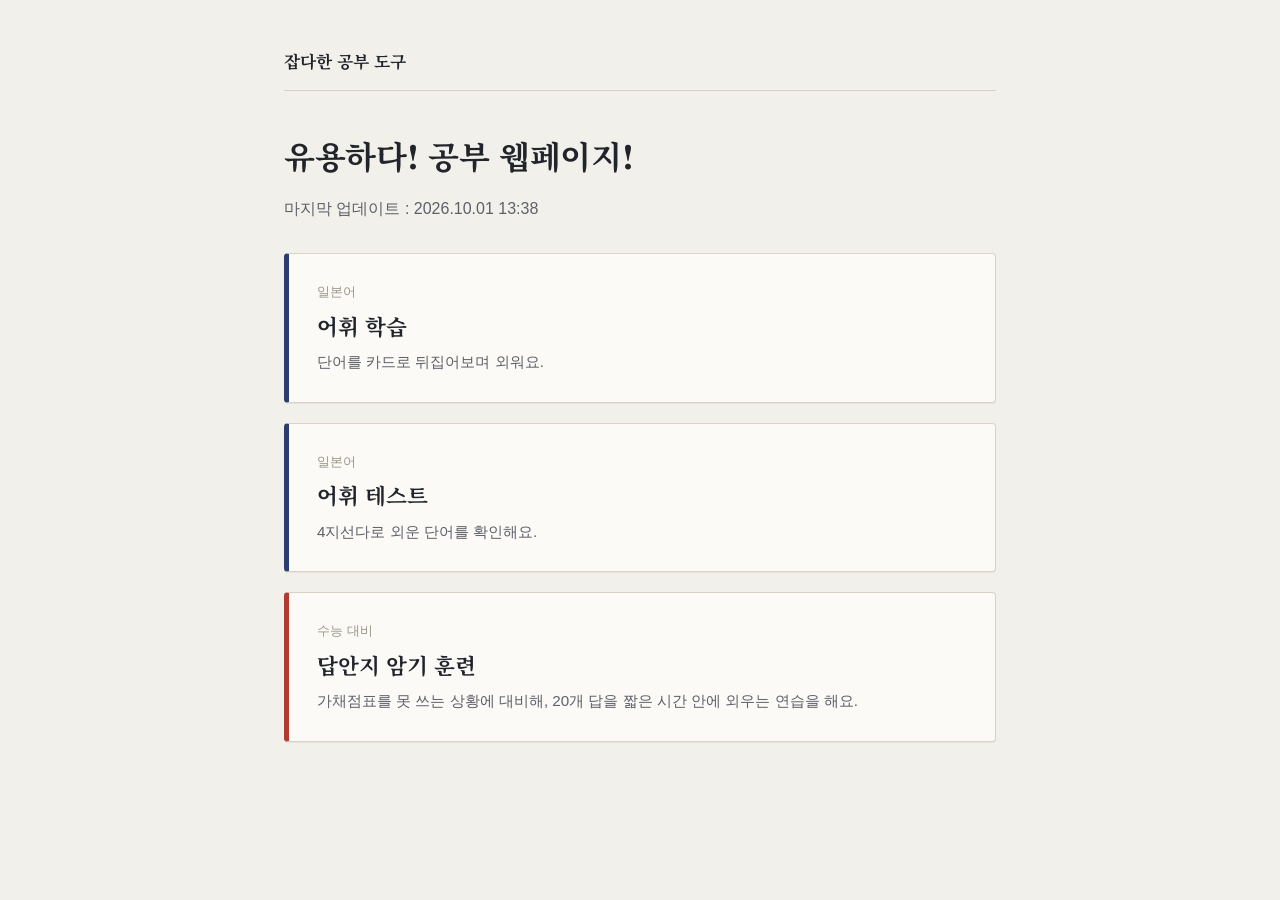
<file: index.html>
<!DOCTYPE html>
<html lang="ko">
<head>
<meta charset="UTF-8">
<meta name="viewport" content="width=device-width, initial-scale=1.0">
<title>잡다한 공부 도구</title>
<link rel="stylesheet" href="css/style.css">
</head>
<body>
<div class="page">

  <div class="topbar">
    <div class="brand">잡다한 공부 도구</div>
  </div>

  <h1>유용하다! 공부 웹페이지!</h1>
  <p style="color:var(--ink-soft)">마지막 업데이트 : 2026.10.01 13:38</p>

  <div class="tiles">
    <a class="tile vocab" href="vocab.html">
      <div class="kicker">일본어</div>
      <h2>어휘 학습</h2>
      <p>단어를 카드로 뒤집어보며 외워요.</p>
    </a>

    <a class="tile vocab" href="quiz.html">
      <div class="kicker">일본어</div>
      <h2>어휘 테스트</h2>
      <p>4지선다로 외운 단어를 확인해요.</p>
    </a>

    <a class="tile csat" href="csat.html">
      <div class="kicker">수능 대비</div>
      <h2>답안지 암기 훈련</h2>
      <p>가채점표를 못 쓰는 상황에 대비해, 20개 답을 짧은 시간 안에 외우는 연습을 해요.</p>
    </a>
  </div>

</div>
</body>
</html>
</file>
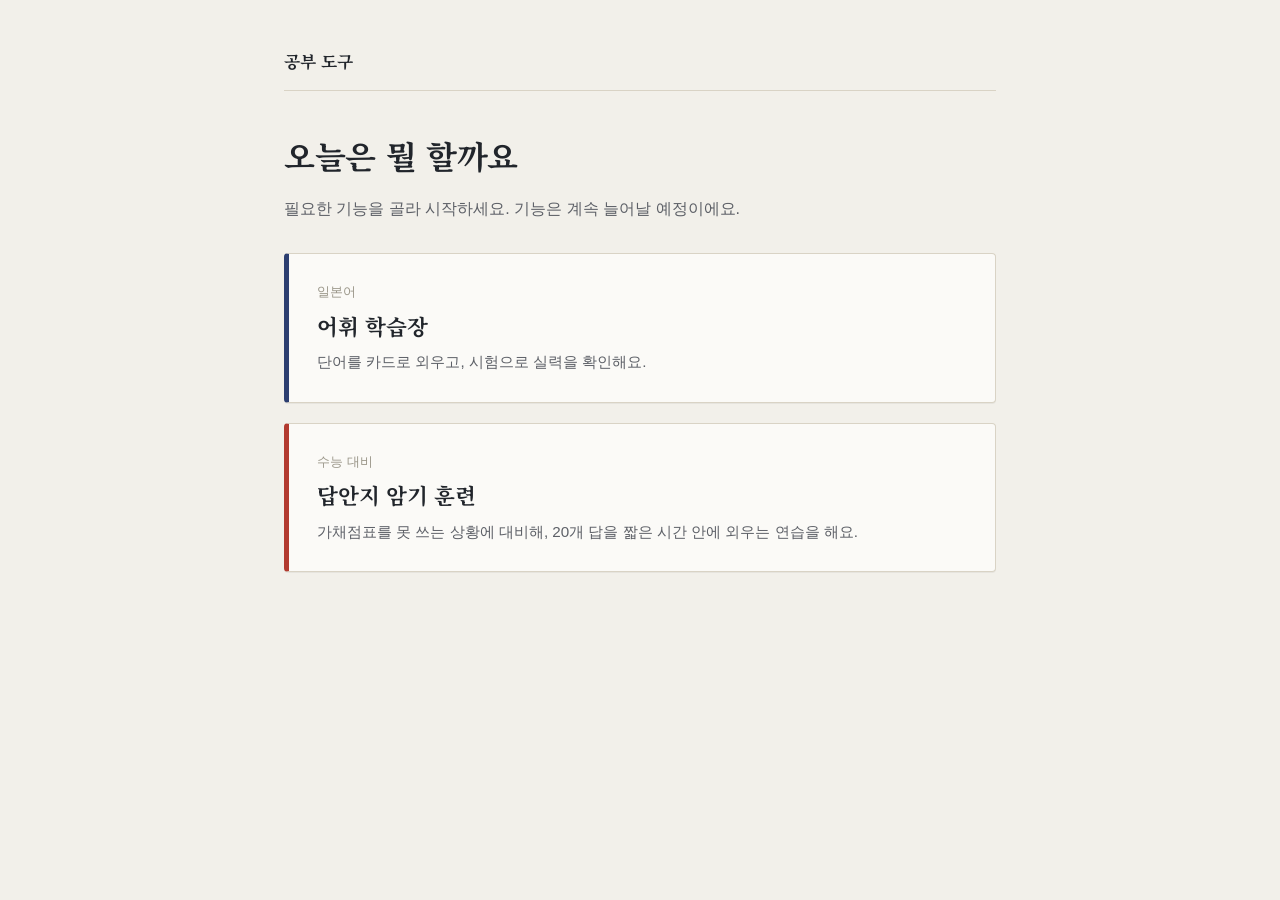
<file: study-app/index.html>
<!DOCTYPE html>
<html lang="ko">
<head>
<meta charset="UTF-8">
<meta name="viewport" content="width=device-width, initial-scale=1.0">
<title>공부 도구</title>
<link rel="stylesheet" href="css/style.css">
</head>
<body>
<div class="page">

  <div class="topbar">
    <div class="brand">공부 도구</div>
  </div>

  <h1>오늘은 뭘 할까요</h1>
  <p style="color:var(--ink-soft)">필요한 기능을 골라 시작하세요. 기능은 계속 늘어날 예정이에요.</p>

  <div class="tiles">
    <a class="tile vocab" href="vocab.html">
      <div class="kicker">일본어</div>
      <h2>어휘 학습장</h2>
      <p>단어를 카드로 외우고, 시험으로 실력을 확인해요.</p>
    </a>

    <a class="tile csat" href="csat.html">
      <div class="kicker">수능 대비</div>
      <h2>답안지 암기 훈련</h2>
      <p>가채점표를 못 쓰는 상황에 대비해, 20개 답을 짧은 시간 안에 외우는 연습을 해요.</p>
    </a>
  </div>

</div>
</body>
</html>
</file>
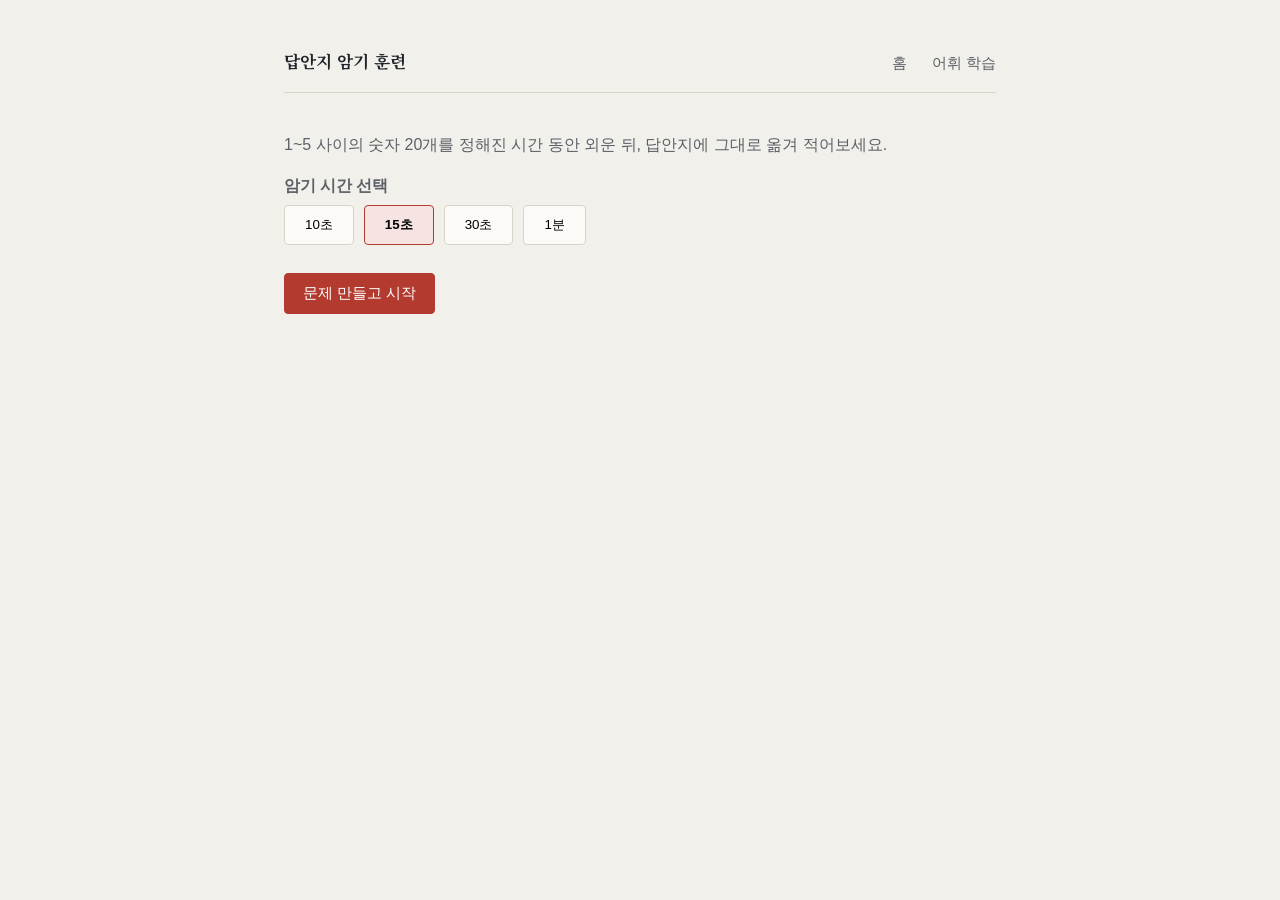
<file: csat.html>
<!DOCTYPE html>
<html lang="ko">
<head>
<meta charset="UTF-8">
<meta name="viewport" content="width=device-width, initial-scale=1.0">
<title>수능 답안지 암기 훈련</title>
<link rel="stylesheet" href="css/style.css">
<style>:root{--page-accent:var(--csat);}</style>
</head>
<body>
<div class="page">

  <div class="topbar">
    <div class="brand">답안지 암기 훈련</div>
    <nav>
      <a href="index.html">홈</a>
      <a href="vocab.html">어휘 학습</a>
    </nav>
  </div>

  <p style="color:var(--ink-soft)">1~5 사이의 숫자 20개를 정해진 시간 동안 외운 뒤, 답안지에 그대로 옮겨 적어보세요.</p>

  <!-- 1단계: 설정 -->
  <div id="stage-setup">
    <h3 style="font-size:1rem; color:var(--ink-soft); font-family:inherit; font-weight:600;">암기 시간 선택</h3>
    <div class="timer-select">
      <button class="timer-opt" data-sec="10">10초</button>
      <button class="timer-opt active" data-sec="15">15초</button>
      <button class="timer-opt" data-sec="30">30초</button>
      <button class="timer-opt" data-sec="60">1분</button>
    </div>
    <button class="btn primary" id="start-btn">문제 만들고 시작</button>
  </div>

  <!-- 2단계: 암기 -->
  <div id="stage-memorize" class="hidden">
    <div class="timer-display" id="timer-display">15</div>
    <div class="omr-grid" id="memorize-grid"></div>
  </div>

  <!-- 3단계: 답 입력 -->
  <div id="stage-recall" class="hidden">
    <p style="color:var(--ink-soft)">방금 본 답을 그대로 체크해보세요.</p>
    <div class="omr-grid" id="recall-grid"></div>
    <div class="btn-row mt-24">
      <button class="btn primary" id="submit-btn">채점하기</button>
    </div>
  </div>

  <!-- 4단계: 결과 -->
  <div id="stage-result" class="hidden">
    <div class="csat-result">
      <div class="score" id="result-score">0 / 20</div>
      <p style="color:var(--ink-soft)">틀린 문제는 빨간색으로 표시돼요.</p>
    </div>
    <div class="omr-grid" id="result-grid"></div>
    <div class="btn-row mt-24 center" style="justify-content:center;">
      <button class="btn primary" id="retry-btn">다시 도전하기</button>
    </div>
  </div>

</div>

<script src="js/csat.js"></script>
</body>
</html>
</file>
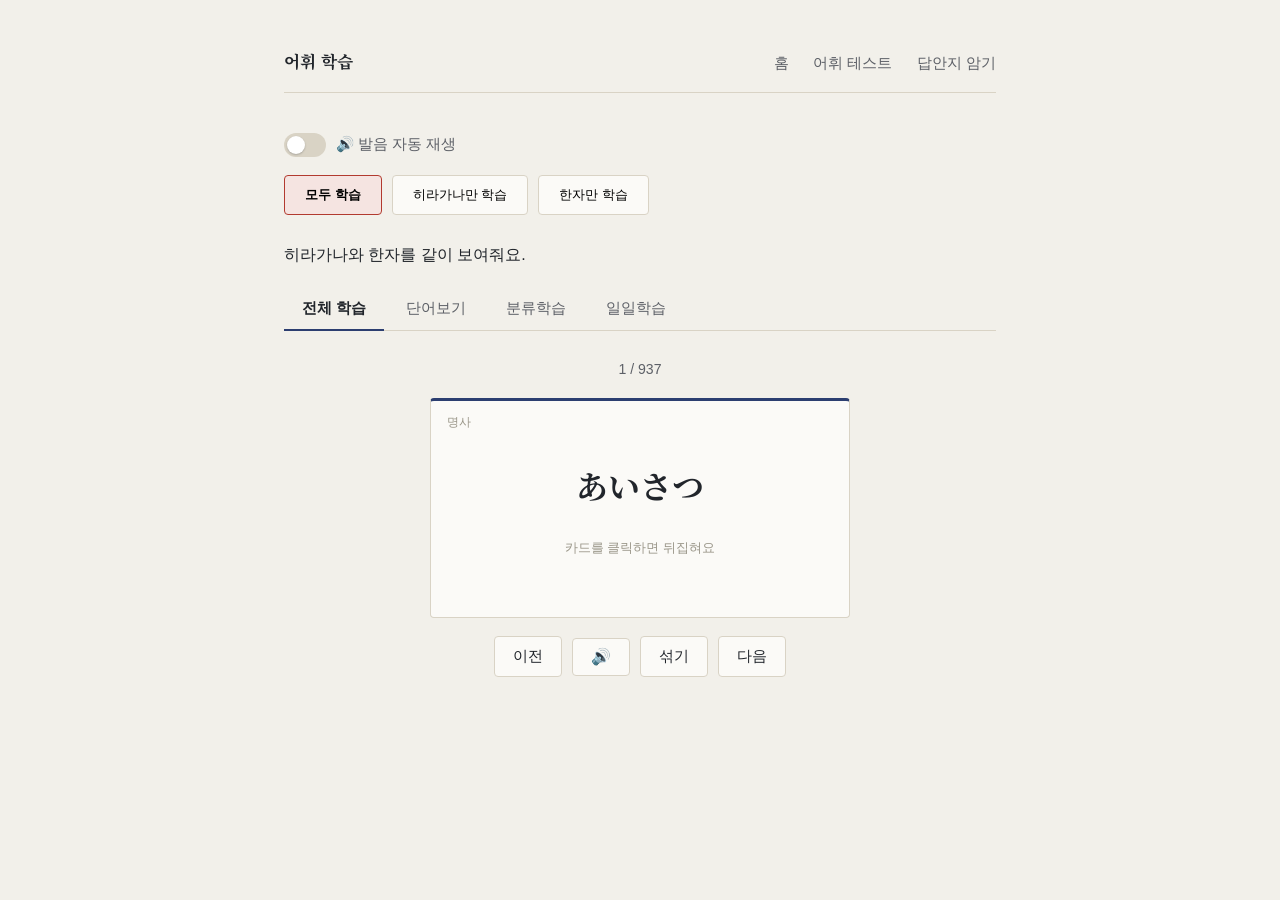
<file: vocab.html>
<!DOCTYPE html>
<html lang="ko">
<head>
<meta charset="UTF-8">
<meta name="viewport" content="width=device-width, initial-scale=1.0">
<title>어휘 학습</title>
<link rel="stylesheet" href="css/style.css">
<style>:root{--page-accent:var(--vocab);}</style>
</head>
<body>
<div class="page">

  <div class="topbar">
    <div class="brand">어휘 학습</div>
    <nav>
      <a href="index.html">홈</a>
      <a href="quiz.html">어휘 테스트</a>
      <a href="csat.html">답안지 암기</a>
    </nav>
  </div>

  <div class="data-box hidden" id="data-box">
    <div class="status" id="data-status">단어를 불러오는 중이에요…</div>
  </div>

  <label class="switch-row" for="tts-toggle">
    <span class="switch">
      <input type="checkbox" id="tts-toggle">
      <span class="switch-slider"></span>
    </span>
    <span class="switch-label">🔊 발음 자동 재생</span>
  </label>

  <!-- 표시 방식: 모든 학습 방법에 공통으로 적용 -->
  <div class="timer-select" id="mode-toggle">
    <button class="timer-opt active" data-mode="all">모두 학습</button>
    <button class="timer-opt" data-mode="kana">히라가나만 학습</button>
    <button class="timer-opt" data-mode="kanji">한자만 학습</button>
  </div>
  <div class="status" id="mode-note" style="margin-bottom:20px;"></div>

  <!-- 학습 방법 탭 -->
  <div class="tabs">
    <button class="tab-btn active" data-panel="all-study">전체 학습</button>
    <button class="tab-btn" data-panel="list">단어보기</button>
    <button class="tab-btn" data-panel="classify">분류학습</button>
    <button class="tab-btn" data-panel="daily">일일학습</button>
  </div>

  <!-- 1. 전체 학습 -->
  <div class="panel active" id="panel-all-study">
    <div id="empty-notice" class="center" style="color:var(--ink-soft); padding:40px 0;">
      단어를 불러오는 중이에요.
    </div>
    <div id="all-flashcard-slot"></div>
  </div>

  <!-- 2. 단어보기 -->
  <div class="panel" id="panel-list">
    <div id="list-content" class="hidden">
      <div class="word-list" id="word-list"></div>
      <div class="list-pager">
        <button class="btn" id="list-prev-btn">← 이전 50개</button>
        <span id="list-page-indicator" style="color:var(--ink-soft); font-size:0.9rem;">1 / 19</span>
        <button class="btn" id="list-next-btn">다음 50개 →</button>
      </div>
    </div>
  </div>

  <!-- 3. 분류학습 -->
  <div class="panel" id="panel-classify">
    <div id="classify-picker">
      <p style="color:var(--ink-soft)">품사를 선택하면 그 단어들만 카드로 학습해요.</p>
      <div class="picker-grid" id="classify-buttons"></div>
    </div>
    <div id="classify-study" class="hidden">
      <button class="btn" id="classify-back-btn" style="margin-bottom:20px;">← 다른 분류 선택</button>
      <div id="classify-flashcard-slot"></div>
    </div>
  </div>

  <!-- 4. 일일학습 -->
  <div class="panel" id="panel-daily">
    <div id="daily-picker">
      <p style="color:var(--ink-soft)">단원을 선택하면 그 50개 단어만 카드로 학습해요.</p>
      <div class="picker-grid" id="daily-buttons"></div>
    </div>
    <div id="daily-study" class="hidden">
      <button class="btn" id="daily-back-btn" style="margin-bottom:20px;">← 다른 단원 선택</button>
      <div id="daily-flashcard-slot"></div>
    </div>
  </div>

</div>

<script src="js/csv-parser.js"></script>
<script src="js/vocab-data.js"></script>
<script src="js/vocab.js"></script>
</body>
</html>
</file>
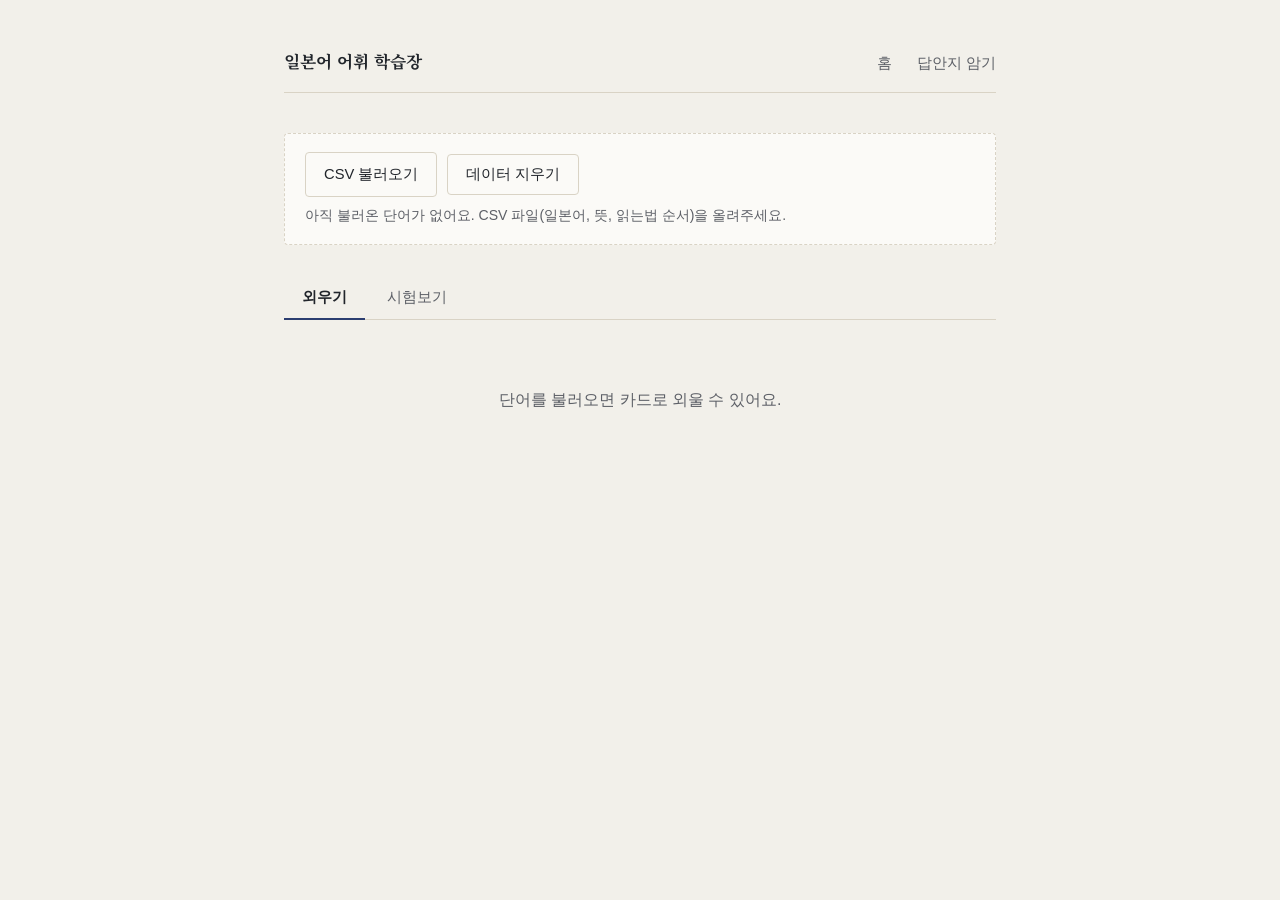
<file: study-app/vocab.html>
<!DOCTYPE html>
<html lang="ko">
<head>
<meta charset="UTF-8">
<meta name="viewport" content="width=device-width, initial-scale=1.0">
<title>일본어 어휘 학습장</title>
<link rel="stylesheet" href="css/style.css">
<style>:root{--page-accent:var(--vocab);}</style>
</head>
<body>
<div class="page">

  <div class="topbar">
    <div class="brand">일본어 어휘 학습장</div>
    <nav>
      <a href="index.html">홈</a>
      <a href="csat.html">답안지 암기</a>
    </nav>
  </div>

  <div class="data-box">
    <div class="btn-row">
      <label class="btn">
        CSV 불러오기
        <input type="file" id="csv-input" accept=".csv" style="display:none">
      </label>
      <button class="btn" id="clear-data-btn">데이터 지우기</button>
    </div>
    <div class="status" id="data-status">아직 불러온 단어가 없어요. CSV 파일(일본어, 뜻, 읽는법 순서)을 올려주세요.</div>
  </div>

  <div class="tabs">
    <button class="tab-btn active" data-panel="memorize">외우기</button>
    <button class="tab-btn" data-panel="quiz">시험보기</button>
  </div>

  <!-- 외우기 모드 -->
  <div class="panel active" id="panel-memorize">
    <div id="memorize-empty" class="center" style="color:var(--ink-soft); padding:40px 0;">
      단어를 불러오면 카드로 외울 수 있어요.
    </div>
    <div id="memorize-content" class="hidden">
      <div class="flashcard-wrap">
        <div class="deck-progress" id="deck-progress">1 / 10</div>
        <div class="flashcard" id="flashcard">
          <div class="face-label" id="face-label">일본어</div>
          <div class="word" id="card-word">言葉</div>
          <div class="hint">카드를 클릭하면 뒤집혀요</div>
        </div>
        <div class="btn-row">
          <button class="btn" id="prev-btn">이전</button>
          <button class="btn" id="shuffle-btn">섞기</button>
          <button class="btn" id="next-btn">다음</button>
        </div>
      </div>
    </div>
  </div>

  <!-- 시험보기 모드 -->
  <div class="panel" id="panel-quiz">
    <div id="quiz-empty" class="center" style="color:var(--ink-soft); padding:40px 0;">
      단어를 불러오면 시험을 볼 수 있어요.
    </div>
    <div id="quiz-setup" class="hidden">
      <p style="color:var(--ink-soft)">불러온 단어 <strong id="quiz-word-count">0</strong>개 중에서 문제를 냅니다.</p>
      <button class="btn primary" id="start-quiz-btn">시험 시작</button>
    </div>
    <div id="quiz-content" class="hidden"></div>
  </div>

</div>

<script src="js/csv-parser.js"></script>
<script src="js/vocab.js"></script>
</body>
</html>
</file>
<file: css/style.css>
@import url('https://fonts.googleapis.com/css2?family=Noto+Serif+KR:wght@500;700&family=Pretendard&display=swap');

:root {
  --paper: #f2f0ea;
  --paper-line: #d9d3c5;
  --card: #fbfaf7;
  --ink: #21252b;
  --ink-soft: #5d6067;
  --ink-faint: #9a9689;

  --vocab: #2c3e70;
  --vocab-soft: #e7eaf3;

  --csat: #b23a2f;
  --csat-soft: #f5e4e1;

  --radius: 4px;
  --shadow: 0 1px 0 rgba(33,37,43,0.06);
}

* { box-sizing: border-box; }

html, body {
  margin: 0;
  padding: 0;
  background: var(--paper);
  color: var(--ink);
  font-family: 'Pretendard', -apple-system, 'Apple SD Gothic Neo', 'Malgun Gothic', sans-serif;
  line-height: 1.55;
}

h1, h2, h3 {
  font-family: 'Noto Serif KR', 'Batang', serif;
  font-weight: 700;
  margin: 0 0 0.4em 0;
  letter-spacing: -0.01em;
}

a { color: inherit; }

.page {
  max-width: 760px;
  margin: 0 auto;
  padding: 48px 24px 96px;
}

.topbar {
  display: flex;
  align-items: baseline;
  justify-content: space-between;
  margin-bottom: 40px;
  padding-bottom: 16px;
  border-bottom: 1px solid var(--paper-line);
}

.topbar .brand {
  font-family: 'Noto Serif KR', serif;
  font-weight: 700;
  font-size: 1.05rem;
}

.topbar nav a {
  text-decoration: none;
  color: var(--ink-soft);
  font-size: 0.92rem;
  margin-left: 20px;
}

.topbar nav a:hover { color: var(--ink); }

/* ---------- Home tiles ---------- */

.tiles {
  display: grid;
  grid-template-columns: 1fr;
  gap: 20px;
  margin-top: 32px;
}

.tile {
  display: block;
  text-decoration: none;
  color: var(--ink);
  background: var(--card);
  border: 1px solid var(--paper-line);
  border-left: 5px solid var(--tile-accent, var(--ink));
  border-radius: var(--radius);
  padding: 28px 28px;
  box-shadow: var(--shadow);
  transition: transform 0.15s ease, box-shadow 0.15s ease;
}

.tile:hover {
  transform: translateY(-2px);
  box-shadow: 0 6px 16px rgba(33,37,43,0.08);
}

.tile.vocab { --tile-accent: var(--vocab); }
.tile.csat { --tile-accent: var(--csat); }

.tile .kicker {
  font-size: 0.82rem;
  color: var(--ink-faint);
  margin-bottom: 6px;
}

.tile h2 { font-size: 1.35rem; margin-bottom: 8px; }
.tile p { margin: 0; color: var(--ink-soft); font-size: 0.95rem; }

/* ---------- Tabs ---------- */

.tabs {
  display: flex;
  gap: 4px;
  margin-bottom: 28px;
  border-bottom: 1px solid var(--paper-line);
}

.tab-btn {
  appearance: none;
  border: none;
  background: transparent;
  padding: 10px 18px;
  font-size: 0.95rem;
  font-family: inherit;
  color: var(--ink-soft);
  cursor: pointer;
  border-bottom: 2px solid transparent;
  margin-bottom: -1px;
}

.tab-btn.active {
  color: var(--ink);
  border-bottom-color: var(--page-accent, var(--ink));
  font-weight: 600;
}

.panel { display: none; }
.panel.active { display: block; }

/* ---------- Buttons ---------- */

.btn {
  appearance: none;
  border: 1px solid var(--paper-line);
  background: var(--card);
  color: var(--ink);
  padding: 10px 18px;
  border-radius: var(--radius);
  font-size: 0.92rem;
  font-family: inherit;
  cursor: pointer;
}

.btn:hover { border-color: var(--ink-faint); }

.btn.primary {
  background: var(--page-accent, var(--ink));
  border-color: var(--page-accent, var(--ink));
  color: #fff;
}

.btn.primary:hover { opacity: 0.92; }

.btn:disabled { opacity: 0.45; cursor: not-allowed; }

.btn-row { display: flex; gap: 10px; flex-wrap: wrap; align-items: center; }

/* ---------- Data box (CSV upload) ---------- */

.data-box {
  border: 1px dashed var(--paper-line);
  border-radius: var(--radius);
  padding: 18px 20px;
  margin-bottom: 32px;
  background: var(--card);
}

.data-box .status {
  font-size: 0.88rem;
  color: var(--ink-soft);
  margin-top: 8px;
}

/* ---------- Flashcard (vocab memorize) ---------- */

.flashcard-wrap {
  display: flex;
  flex-direction: column;
  align-items: center;
  gap: 18px;
}

.flashcard {
  width: 100%;
  max-width: 420px;
  min-height: 220px;
  background: var(--card);
  border: 1px solid var(--paper-line);
  border-top: 3px solid var(--vocab);
  border-radius: var(--radius);
  display: flex;
  flex-direction: column;
  align-items: center;
  justify-content: center;
  padding: 32px 24px;
  cursor: pointer;
  position: relative;
  user-select: none;
}

.flashcard .face-label {
  position: absolute;
  top: 12px;
  left: 16px;
  font-size: 0.75rem;
  color: var(--ink-faint);
}

.flashcard .word {
  font-family: 'Noto Serif KR', serif;
  font-size: 2rem;
  font-weight: 700;
  text-align: center;
}

.flashcard .sub {
  margin-top: 10px;
  color: var(--ink-soft);
  font-size: 1rem;
  text-align: center;
}

.flashcard .hint {
  margin-top: 18px;
  font-size: 0.8rem;
  color: var(--ink-faint);
}

.deck-progress {
  font-size: 0.88rem;
  color: var(--ink-soft);
}

/* ---------- Quiz ---------- */

.quiz-question {
  background: var(--card);
  border: 1px solid var(--paper-line);
  border-top: 3px solid var(--vocab);
  border-radius: var(--radius);
  padding: 28px;
  margin-bottom: 20px;
}

.quiz-question .prompt {
  font-family: 'Noto Serif KR', serif;
  font-size: 1.6rem;
  margin-bottom: 20px;
}

.quiz-choices {
  display: grid;
  gap: 10px;
}

.choice-btn {
  text-align: left;
  padding: 12px 16px;
  border: 1px solid var(--paper-line);
  border-radius: var(--radius);
  background: var(--card);
  font-family: inherit;
  font-size: 0.98rem;
  cursor: pointer;
}

.choice-btn:hover { border-color: var(--vocab); }
.choice-btn.correct { background: #e5f0e6; border-color: #4a7c52; }
.choice-btn.wrong { background: var(--csat-soft); border-color: var(--csat); }

.quiz-result {
  text-align: center;
  padding: 40px 20px;
}

.quiz-result .score {
  font-family: 'Noto Serif KR', serif;
  font-size: 2.4rem;
  font-weight: 700;
  color: var(--vocab);
}

/* ---------- CSAT trainer ---------- */

.timer-select {
  display: flex;
  gap: 10px;
  flex-wrap: wrap;
  margin-bottom: 28px;
}

.timer-opt {
  padding: 10px 20px;
  border: 1px solid var(--paper-line);
  border-radius: var(--radius);
  background: var(--card);
  cursor: pointer;
  font-family: inherit;
}

.timer-opt.active {
  border-color: var(--csat);
  background: var(--csat-soft);
  font-weight: 600;
}

.omr-grid {
  background: var(--card);
  border: 1px solid var(--paper-line);
  border-radius: var(--radius);
  padding: 24px;
}

.omr-row {
  display: grid;
  grid-template-columns: 32px repeat(5, 1fr);
  align-items: center;
  gap: 8px;
  padding: 6px 0;
  border-bottom: 1px solid var(--paper-line);
}

.omr-row:last-child { border-bottom: none; }

.omr-num {
  font-size: 0.85rem;
  color: var(--ink-faint);
  text-align: right;
  padding-right: 6px;
}

.omr-bubble {
  width: 34px;
  height: 34px;
  border-radius: 50%;
  border: 1.5px solid var(--ink-faint);
  display: flex;
  align-items: center;
  justify-content: center;
  font-size: 0.85rem;
  color: var(--ink-soft);
  margin: 0 auto;
  background: var(--paper);
  cursor: default;
}

.omr-bubble.filled {
  background: var(--csat);
  border-color: var(--csat);
  color: #fff;
}

.omr-bubble.clickable { cursor: pointer; }
.omr-bubble.clickable:hover { border-color: var(--csat); }

.omr-bubble.answer-correct {
  background: #4a7c52;
  border-color: #4a7c52;
  color: #fff;
}

.omr-bubble.answer-wrong {
  background: var(--csat);
  border-color: var(--csat);
  color: #fff;
}

.timer-display {
  text-align: center;
  font-family: 'Noto Serif KR', serif;
  font-size: 3rem;
  font-weight: 700;
  color: var(--csat);
  margin-bottom: 20px;
}

.csat-result {
  text-align: center;
  padding: 30px 20px;
}

.csat-result .score {
  font-family: 'Noto Serif KR', serif;
  font-size: 2.4rem;
  font-weight: 700;
  color: var(--csat);
}

.center { text-align: center; }
.mt-24 { margin-top: 24px; }
.hidden { display: none !important; }

/* ---------- Word list (단어보기) ---------- */

.word-list {
  border: 1px solid var(--paper-line);
  border-radius: var(--radius);
  overflow: hidden;
  background: var(--card);
}

.word-row {
  display: grid;
  grid-template-columns: 44px 1.3fr 1.4fr 90px;
  gap: 10px;
  align-items: baseline;
  padding: 10px 16px;
  border-bottom: 1px solid var(--paper-line);
  font-size: 0.92rem;
}

.word-row:last-child { border-bottom: none; }

.word-row.header {
  background: var(--vocab-soft);
  font-weight: 600;
  font-size: 0.82rem;
  color: var(--ink-soft);
}

.word-row .num { color: var(--ink-faint); font-size: 0.85rem; }
.word-row .jp { font-weight: 600; }
.word-row .jp .kanji-hint { color: var(--ink-faint); font-weight: 400; margin-left: 4px; }
.word-row .pos { color: var(--ink-soft); font-size: 0.85rem; }

.list-pager {
  display: flex;
  align-items: center;
  justify-content: center;
  gap: 16px;
  margin-top: 20px;
}

/* ---------- Picker grid (분류학습 / 일일학습) ---------- */

.picker-grid {
  display: flex;
  flex-wrap: wrap;
  gap: 10px;
}

.picker-btn {
  padding: 12px 18px;
  border: 1px solid var(--paper-line);
  border-radius: var(--radius);
  background: var(--card);
  cursor: pointer;
  font-family: inherit;
  font-size: 0.92rem;
  text-align: left;
}

.picker-btn:hover { border-color: var(--vocab); }

.picker-btn .count {
  display: block;
  font-size: 0.78rem;
  color: var(--ink-faint);
  margin-top: 2px;
}

@media (max-width: 480px) {
  .flashcard .word { font-size: 1.5rem; }
  .omr-bubble { width: 28px; height: 28px; font-size: 0.75rem; }
  .word-row { grid-template-columns: 30px 1fr 1fr 60px; font-size: 0.82rem; }
}

/* ---------- 스위치(체크박스형 토글) ---------- */

.switch-row {
  display: flex;
  align-items: center;
  gap: 10px;
  margin-bottom: 18px;
  cursor: pointer;
  width: fit-content;
}

.switch {
  position: relative;
  display: inline-block;
  width: 42px;
  height: 24px;
  flex: 0 0 auto;
}

.switch input {
  opacity: 0;
  width: 0;
  height: 0;
}

.switch-slider {
  position: absolute;
  inset: 0;
  background: var(--paper-line);
  border-radius: 24px;
  cursor: pointer;
  transition: background 0.15s ease;
}

.switch-slider::before {
  content: "";
  position: absolute;
  height: 18px;
  width: 18px;
  left: 3px;
  top: 3px;
  background: #fff;
  border-radius: 50%;
  transition: transform 0.15s ease;
  box-shadow: 0 1px 2px rgba(33, 37, 43, 0.25);
}

.switch input:checked + .switch-slider {
  background: var(--page-accent, var(--ink));
}

.switch input:checked + .switch-slider::before {
  transform: translateX(18px);
}

.switch-label {
  font-size: 0.92rem;
  color: var(--ink-soft);
}

.speak-btn {
  font-size: 1rem;
  line-height: 1;
}
</file>
<file: study-app/css/style.css>
@import url('https://fonts.googleapis.com/css2?family=Noto+Serif+KR:wght@500;700&family=Pretendard&display=swap');

:root {
  --paper: #f2f0ea;
  --paper-line: #d9d3c5;
  --card: #fbfaf7;
  --ink: #21252b;
  --ink-soft: #5d6067;
  --ink-faint: #9a9689;

  --vocab: #2c3e70;
  --vocab-soft: #e7eaf3;

  --csat: #b23a2f;
  --csat-soft: #f5e4e1;

  --radius: 4px;
  --shadow: 0 1px 0 rgba(33,37,43,0.06);
}

* { box-sizing: border-box; }

html, body {
  margin: 0;
  padding: 0;
  background: var(--paper);
  color: var(--ink);
  font-family: 'Pretendard', -apple-system, 'Apple SD Gothic Neo', 'Malgun Gothic', sans-serif;
  line-height: 1.55;
}

h1, h2, h3 {
  font-family: 'Noto Serif KR', 'Batang', serif;
  font-weight: 700;
  margin: 0 0 0.4em 0;
  letter-spacing: -0.01em;
}

a { color: inherit; }

.page {
  max-width: 760px;
  margin: 0 auto;
  padding: 48px 24px 96px;
}

.topbar {
  display: flex;
  align-items: baseline;
  justify-content: space-between;
  margin-bottom: 40px;
  padding-bottom: 16px;
  border-bottom: 1px solid var(--paper-line);
}

.topbar .brand {
  font-family: 'Noto Serif KR', serif;
  font-weight: 700;
  font-size: 1.05rem;
}

.topbar nav a {
  text-decoration: none;
  color: var(--ink-soft);
  font-size: 0.92rem;
  margin-left: 20px;
}

.topbar nav a:hover { color: var(--ink); }

/* ---------- Home tiles ---------- */

.tiles {
  display: grid;
  grid-template-columns: 1fr;
  gap: 20px;
  margin-top: 32px;
}

.tile {
  display: block;
  text-decoration: none;
  color: var(--ink);
  background: var(--card);
  border: 1px solid var(--paper-line);
  border-left: 5px solid var(--tile-accent, var(--ink));
  border-radius: var(--radius);
  padding: 28px 28px;
  box-shadow: var(--shadow);
  transition: transform 0.15s ease, box-shadow 0.15s ease;
}

.tile:hover {
  transform: translateY(-2px);
  box-shadow: 0 6px 16px rgba(33,37,43,0.08);
}

.tile.vocab { --tile-accent: var(--vocab); }
.tile.csat { --tile-accent: var(--csat); }

.tile .kicker {
  font-size: 0.82rem;
  color: var(--ink-faint);
  margin-bottom: 6px;
}

.tile h2 { font-size: 1.35rem; margin-bottom: 8px; }
.tile p { margin: 0; color: var(--ink-soft); font-size: 0.95rem; }

/* ---------- Tabs ---------- */

.tabs {
  display: flex;
  gap: 4px;
  margin-bottom: 28px;
  border-bottom: 1px solid var(--paper-line);
}

.tab-btn {
  appearance: none;
  border: none;
  background: transparent;
  padding: 10px 18px;
  font-size: 0.95rem;
  font-family: inherit;
  color: var(--ink-soft);
  cursor: pointer;
  border-bottom: 2px solid transparent;
  margin-bottom: -1px;
}

.tab-btn.active {
  color: var(--ink);
  border-bottom-color: var(--page-accent, var(--ink));
  font-weight: 600;
}

.panel { display: none; }
.panel.active { display: block; }

/* ---------- Buttons ---------- */

.btn {
  appearance: none;
  border: 1px solid var(--paper-line);
  background: var(--card);
  color: var(--ink);
  padding: 10px 18px;
  border-radius: var(--radius);
  font-size: 0.92rem;
  font-family: inherit;
  cursor: pointer;
}

.btn:hover { border-color: var(--ink-faint); }

.btn.primary {
  background: var(--page-accent, var(--ink));
  border-color: var(--page-accent, var(--ink));
  color: #fff;
}

.btn.primary:hover { opacity: 0.92; }

.btn:disabled { opacity: 0.45; cursor: not-allowed; }

.btn-row { display: flex; gap: 10px; flex-wrap: wrap; align-items: center; }

/* ---------- Data box (CSV upload) ---------- */

.data-box {
  border: 1px dashed var(--paper-line);
  border-radius: var(--radius);
  padding: 18px 20px;
  margin-bottom: 32px;
  background: var(--card);
}

.data-box .status {
  font-size: 0.88rem;
  color: var(--ink-soft);
  margin-top: 8px;
}

/* ---------- Flashcard (vocab memorize) ---------- */

.flashcard-wrap {
  display: flex;
  flex-direction: column;
  align-items: center;
  gap: 18px;
}

.flashcard {
  width: 100%;
  max-width: 420px;
  min-height: 220px;
  background: var(--card);
  border: 1px solid var(--paper-line);
  border-top: 3px solid var(--vocab);
  border-radius: var(--radius);
  display: flex;
  flex-direction: column;
  align-items: center;
  justify-content: center;
  padding: 32px 24px;
  cursor: pointer;
  position: relative;
  user-select: none;
}

.flashcard .face-label {
  position: absolute;
  top: 12px;
  left: 16px;
  font-size: 0.75rem;
  color: var(--ink-faint);
}

.flashcard .word {
  font-family: 'Noto Serif KR', serif;
  font-size: 2rem;
  font-weight: 700;
  text-align: center;
}

.flashcard .sub {
  margin-top: 10px;
  color: var(--ink-soft);
  font-size: 1rem;
  text-align: center;
}

.flashcard .hint {
  margin-top: 18px;
  font-size: 0.8rem;
  color: var(--ink-faint);
}

.deck-progress {
  font-size: 0.88rem;
  color: var(--ink-soft);
}

/* ---------- Quiz ---------- */

.quiz-question {
  background: var(--card);
  border: 1px solid var(--paper-line);
  border-top: 3px solid var(--vocab);
  border-radius: var(--radius);
  padding: 28px;
  margin-bottom: 20px;
}

.quiz-question .prompt {
  font-family: 'Noto Serif KR', serif;
  font-size: 1.6rem;
  margin-bottom: 20px;
}

.quiz-choices {
  display: grid;
  gap: 10px;
}

.choice-btn {
  text-align: left;
  padding: 12px 16px;
  border: 1px solid var(--paper-line);
  border-radius: var(--radius);
  background: var(--card);
  font-family: inherit;
  font-size: 0.98rem;
  cursor: pointer;
}

.choice-btn:hover { border-color: var(--vocab); }
.choice-btn.correct { background: #e5f0e6; border-color: #4a7c52; }
.choice-btn.wrong { background: var(--csat-soft); border-color: var(--csat); }

.quiz-result {
  text-align: center;
  padding: 40px 20px;
}

.quiz-result .score {
  font-family: 'Noto Serif KR', serif;
  font-size: 2.4rem;
  font-weight: 700;
  color: var(--vocab);
}

/* ---------- CSAT trainer ---------- */

.timer-select {
  display: flex;
  gap: 10px;
  flex-wrap: wrap;
  margin-bottom: 28px;
}

.timer-opt {
  padding: 10px 20px;
  border: 1px solid var(--paper-line);
  border-radius: var(--radius);
  background: var(--card);
  cursor: pointer;
  font-family: inherit;
}

.timer-opt.active {
  border-color: var(--csat);
  background: var(--csat-soft);
  font-weight: 600;
}

.omr-grid {
  background: var(--card);
  border: 1px solid var(--paper-line);
  border-radius: var(--radius);
  padding: 24px;
}

.omr-row {
  display: grid;
  grid-template-columns: 32px repeat(5, 1fr);
  align-items: center;
  gap: 8px;
  padding: 6px 0;
  border-bottom: 1px solid var(--paper-line);
}

.omr-row:last-child { border-bottom: none; }

.omr-num {
  font-size: 0.85rem;
  color: var(--ink-faint);
  text-align: right;
  padding-right: 6px;
}

.omr-bubble {
  width: 34px;
  height: 34px;
  border-radius: 50%;
  border: 1.5px solid var(--ink-faint);
  display: flex;
  align-items: center;
  justify-content: center;
  font-size: 0.85rem;
  color: var(--ink-soft);
  margin: 0 auto;
  background: var(--paper);
  cursor: default;
}

.omr-bubble.filled {
  background: var(--csat);
  border-color: var(--csat);
  color: #fff;
}

.omr-bubble.clickable { cursor: pointer; }
.omr-bubble.clickable:hover { border-color: var(--csat); }

.omr-bubble.answer-correct {
  background: #4a7c52;
  border-color: #4a7c52;
  color: #fff;
}

.omr-bubble.answer-wrong {
  background: var(--csat);
  border-color: var(--csat);
  color: #fff;
}

.timer-display {
  text-align: center;
  font-family: 'Noto Serif KR', serif;
  font-size: 3rem;
  font-weight: 700;
  color: var(--csat);
  margin-bottom: 20px;
}

.csat-result {
  text-align: center;
  padding: 30px 20px;
}

.csat-result .score {
  font-family: 'Noto Serif KR', serif;
  font-size: 2.4rem;
  font-weight: 700;
  color: var(--csat);
}

.center { text-align: center; }
.mt-24 { margin-top: 24px; }
.hidden { display: none !important; }

@media (max-width: 480px) {
  .flashcard .word { font-size: 1.5rem; }
  .omr-bubble { width: 28px; height: 28px; font-size: 0.75rem; }
}
</file>
